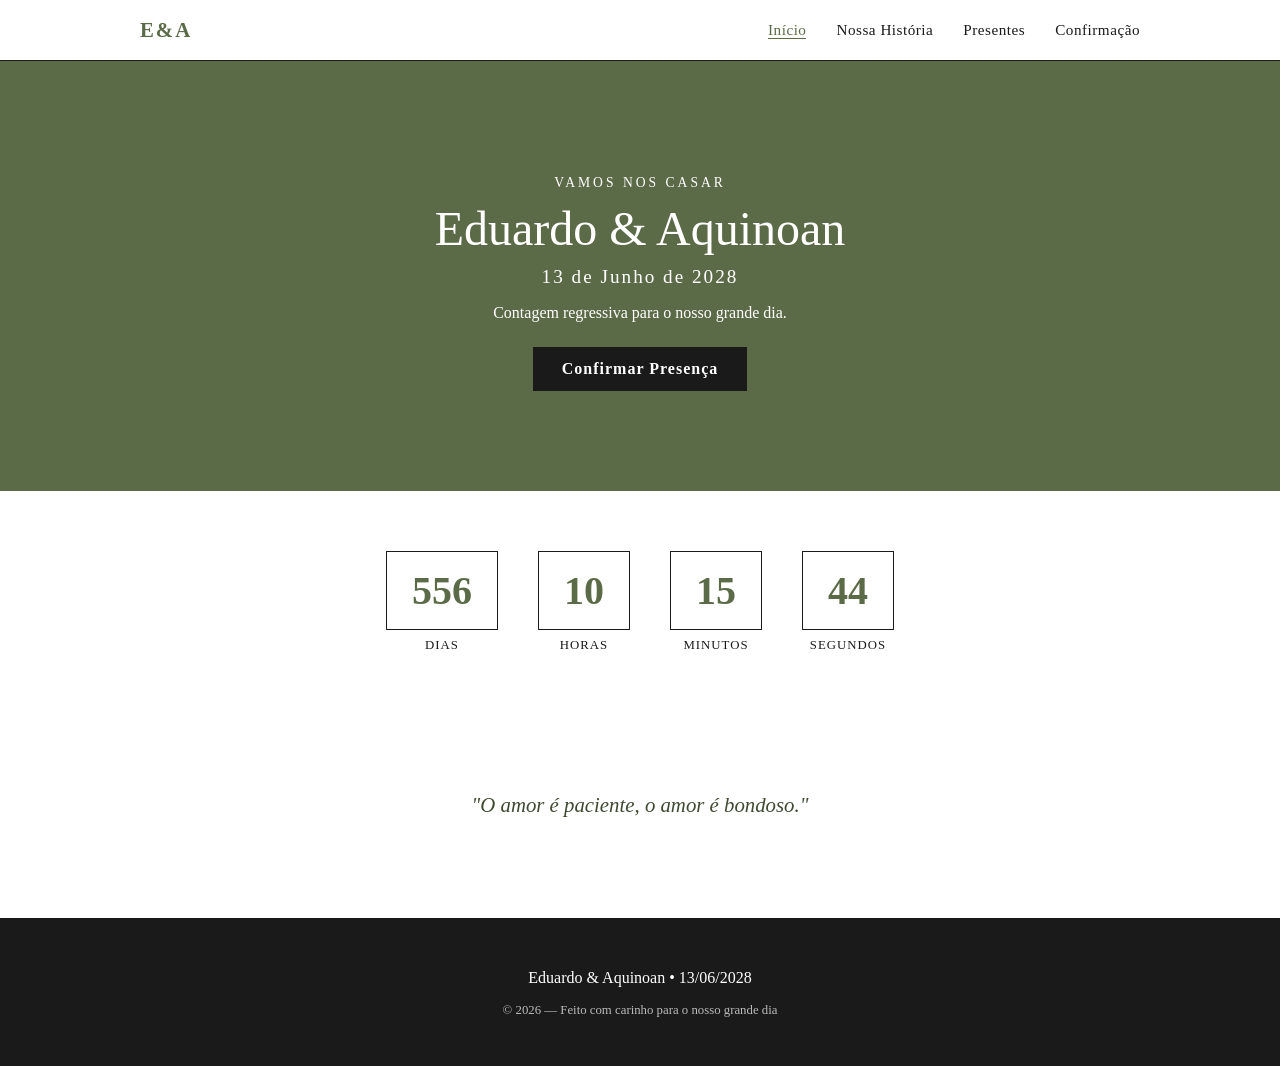
<file: index.html>
<!DOCTYPE html>
<html lang="pt-br">
<head>
  <meta charset="UTF-8" />
  <meta name="viewport" content="width=device-width, initial-scale=1.0" />
  <meta name="description" content="Site do casamento de Eduardo & Aquinoan. Confira nossa história, lista de presentes e confirme sua presença." />
  <title>Eduardo & Aquinoam</title>
  <link rel="stylesheet" href="styles.css" />
</head>
<body>

  <nav class="navbar">
    <div class="nav-container">
      <span class="nav-logo">E&A</span>
      <button id="menu-toggle" class="menu-toggle" aria-label="Abrir menu">☰</button>
      <ul id="nav-links">
        <li><a href="index.html" class="active">Início</a></li>
        <li><a href="historia.html">Nossa História</a></li>
        <li><a href="presentes.html">Presentes</a></li>
        <li><a href="confirmacao.html">Confirmação</a></li>
      </ul>
    </div>
  </nav>

  <header class="hero">
    <div class="hero-content">
      <p class="hero-subtitle">Vamos nos casar</p>
      <h1>Eduardo &amp; Aquinoan</h1>
      <p class="hero-date">13 de Junho de 2028</p>
      <p class="hero-text">Contagem regressiva para o nosso grande dia.</p>
      <a href="confirmacao.html" class="btn-primary">Confirmar Presença</a>
    </div>
  </header>

  <section class="section countdown-section">
    <div class="countdown" id="countdown">
      <div class="countdown-item">
        <span class="countdown-number" id="days">00</span>
        <span class="countdown-label">Dias</span>
      </div>
      <div class="countdown-item">
        <span class="countdown-number" id="hours">00</span>
        <span class="countdown-label">Horas</span>
      </div>
      <div class="countdown-item">
        <span class="countdown-number" id="minutes">00</span>
        <span class="countdown-label">Minutos</span>
      </div>
      <div class="countdown-item">
        <span class="countdown-number" id="seconds">00</span>
        <span class="countdown-label">Segundos</span>
      </div>
    </div>
  </section>

  <section class="section quote-section">
    <p>"O amor é paciente, o amor é bondoso."</p>
  </section>

  <footer>
    <p>Eduardo &amp; Aquinoan • 13/06/2028</p>
    <p class="footer-small">&copy; 2026 — Feito com carinho para o nosso grande dia</p>
  </footer>

  <script src="script.js"></script>
</body>
</html>
</file>
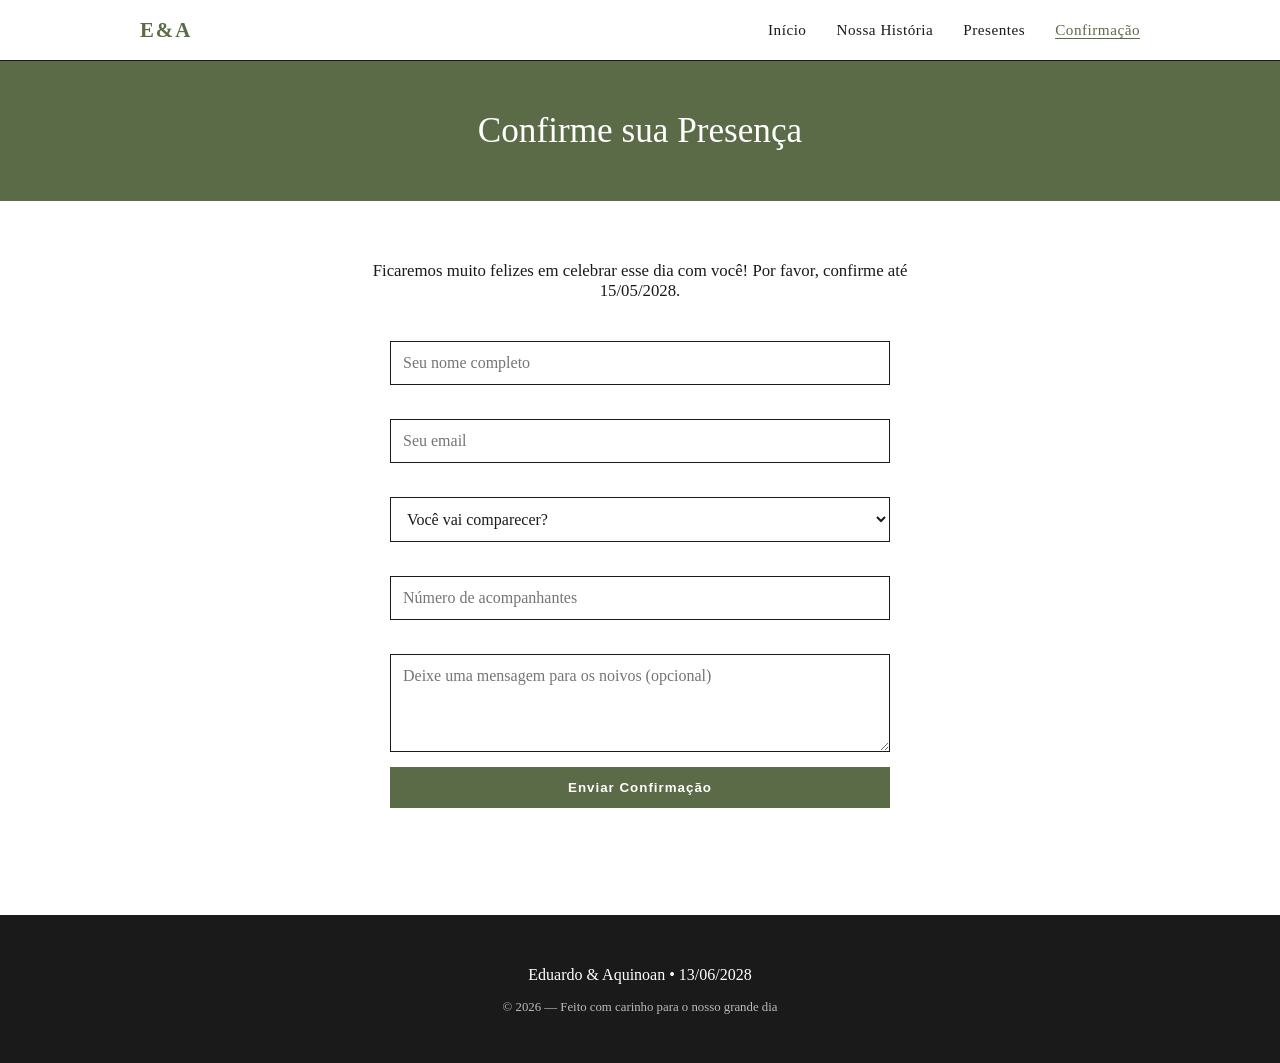
<file: confirmacao.html>
<!DOCTYPE html>
<html lang="pt-br">
<head>
  <meta charset="UTF-8" />
  <meta name="viewport" content="width=device-width, initial-scale=1.0" />
  <meta name="description" content="Confirme sua presença no casamento de Eduardo & Aquinoan." />
  <title>Confirmação | Eduardo & Aquinoan</title>
  <link rel="stylesheet" href="styles.css" />
</head>
<body>

  <nav class="navbar">
    <div class="nav-container">
      <span class="nav-logo">E&A</span>
      <button id="menu-toggle" class="menu-toggle" aria-label="Abrir menu">☰</button>
      <ul id="nav-links">
        <li><a href="index.html">Início</a></li>
        <li><a href="historia.html">Nossa História</a></li>
        <li><a href="presentes.html">Presentes</a></li>
        <li><a href="confirmacao.html" class="active">Confirmação</a></li>
      </ul>
    </div>
  </nav>

  <header class="hero hero-small">
    <h1>Confirme sua Presença</h1>
  </header>

  <section class="section">
    <p class="intro-text">Ficaremos muito felizes em celebrar esse dia com você! Por favor, confirme até 15/05/2028.</p>

    <form id="rsvp-form" novalidate>
      <div class="form-group">
        <input type="text" id="name" name="name" placeholder="Seu nome completo" />
        <span class="error-message" id="name-error"></span>
      </div>
      <div class="form-group">
        <input type="email" id="email" name="email" placeholder="Seu email" />
        <span class="error-message" id="email-error"></span>
      </div>
      <div class="form-group">
        <select id="attendance" name="attendance">
          <option value="">Você vai comparecer?</option>
          <option value="sim">Sim, estarei presente!</option>
          <option value="nao">Infelizmente não poderei ir</option>
        </select>
        <span class="error-message" id="attendance-error"></span>
      </div>
      <div class="form-group">
        <input type="number" id="guests" name="guests" placeholder="Número de acompanhantes" min="0" max="5" />
        <span class="error-message" id="guests-error"></span>
      </div>
      <div class="form-group">
        <textarea id="message" name="message" rows="4" placeholder="Deixe uma mensagem para os noivos (opcional)"></textarea>
      </div>
      <button type="submit" class="btn-primary">Enviar Confirmação</button>
      <p class="form-success" id="form-success"></p>
    </form>
  </section>

  <footer>
    <p>Eduardo &amp; Aquinoan • 13/06/2028</p>
    <p class="footer-small">&copy; 2026 — Feito com carinho para o nosso grande dia</p>
  </footer>

  <script src="script.js"></script>
</body>
</html>
</file>
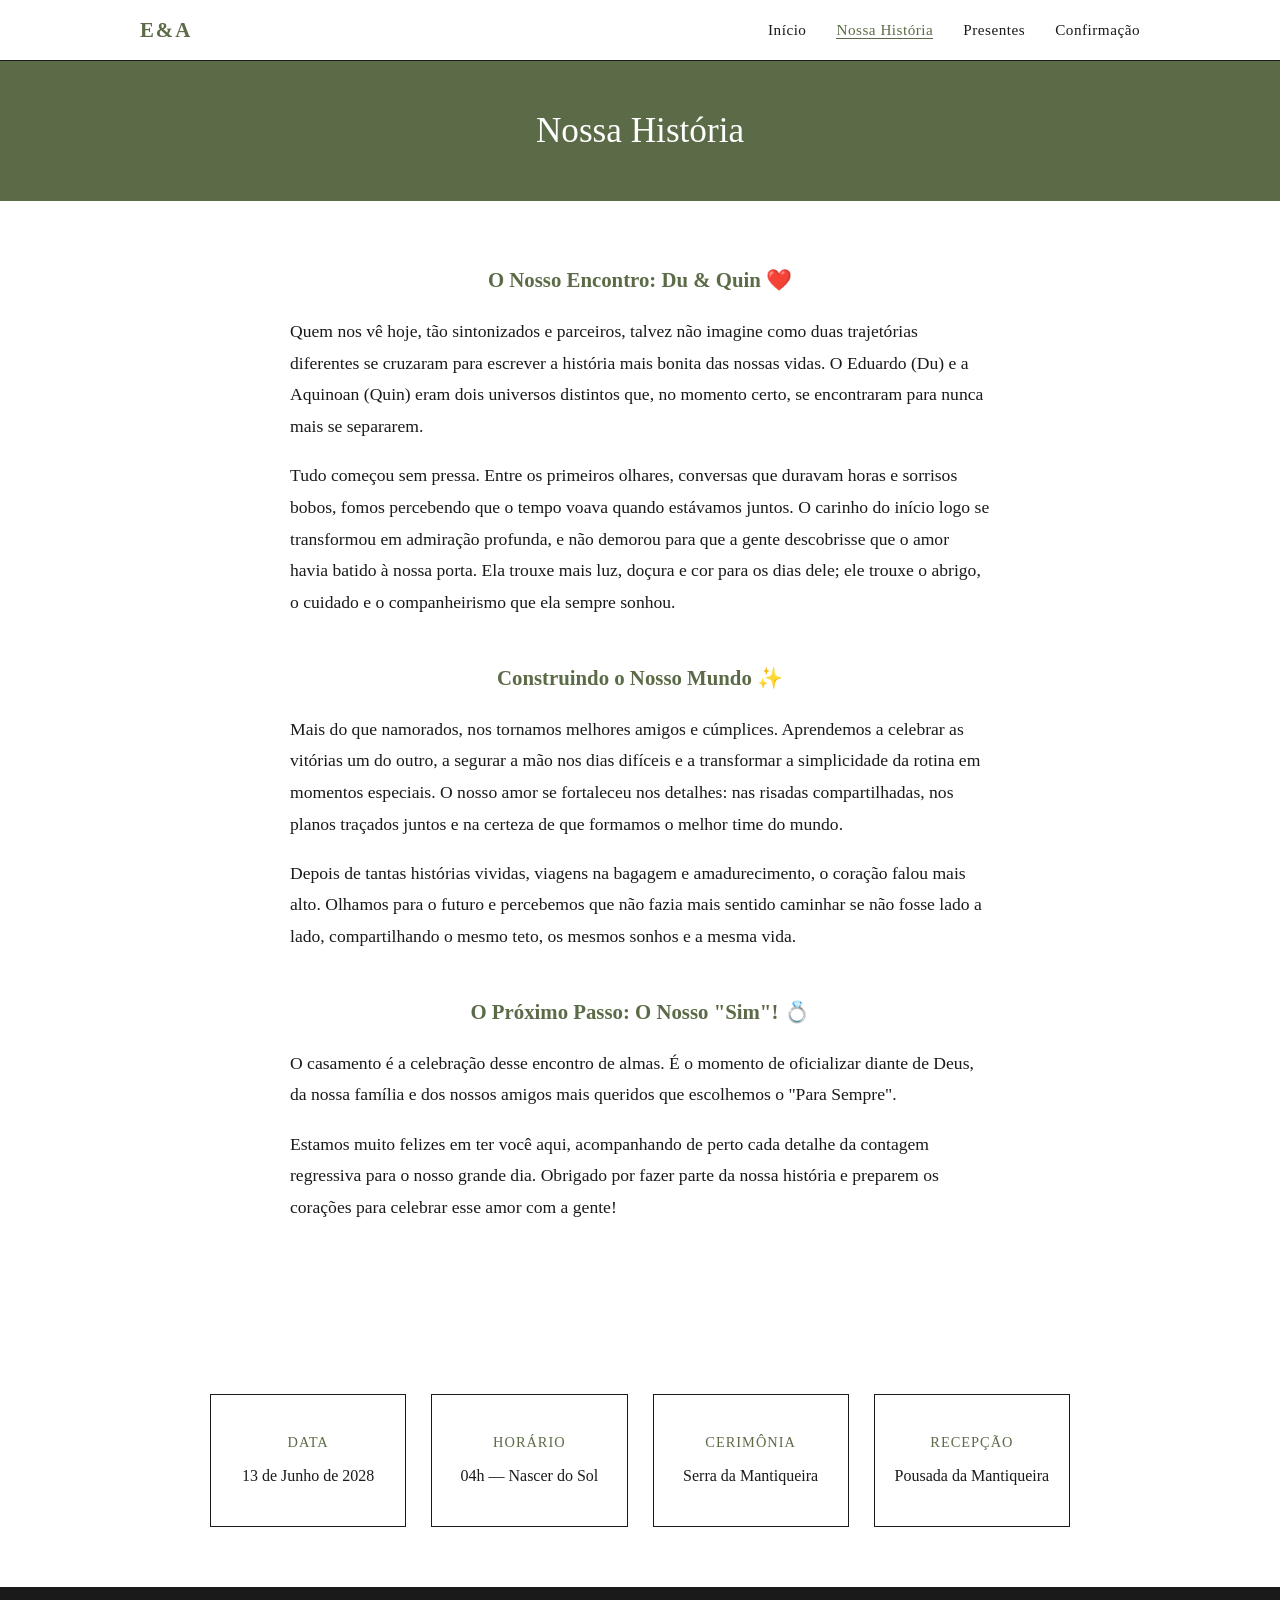
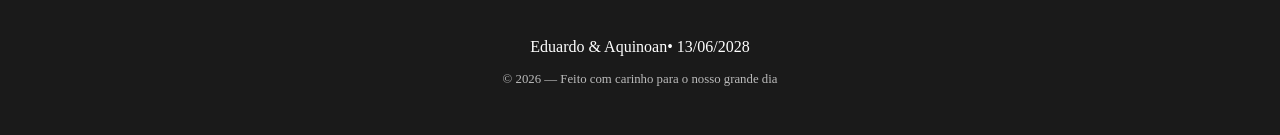
<file: historia.html>
<!DOCTYPE html>
<html lang="pt-br">
<head>
  <meta charset="UTF-8" />
  <meta name="viewport" content="width=device-width, initial-scale=1.0" />
  <meta name="description" content="Conheça a história de Eduardo & Aquinoan e os detalhes da cerimônia e recepção do casamento." />
  <title>Nossa História | Eduardo & Aquinoam</title>
  <link rel="stylesheet" href="styles.css" />
</head>
<body>

  <nav class="navbar">
    <div class="nav-container">
      <span class="nav-logo">E&A</span>
      <button id="menu-toggle" class="menu-toggle" aria-label="Abrir menu">☰</button>
      <ul id="nav-links">
        <li><a href="index.html">Início</a></li>
        <li><a href="historia.html" class="active">Nossa História</a></li>
        <li><a href="presentes.html">Presentes</a></li>
        <li><a href="confirmacao.html">Confirmação</a></li>
      </ul>
    </div>
  </nav>

  <header class="hero hero-small">
    <h1>Nossa História</h1>
  </header>

  <section class="section">
    <div class="story-text">
      <h3 class="story-heading">O Nosso Encontro: Du &amp; Quin ❤️</h3>
      <p>Quem nos vê hoje, tão sintonizados e parceiros, talvez não imagine como duas trajetórias diferentes se cruzaram para escrever a história mais bonita das nossas vidas. O Eduardo (Du) e a Aquinoan (Quin) eram dois universos distintos que, no momento certo, se encontraram para nunca mais se separarem.</p>
      <p>Tudo começou sem pressa. Entre os primeiros olhares, conversas que duravam horas e sorrisos bobos, fomos percebendo que o tempo voava quando estávamos juntos. O carinho do início logo se transformou em admiração profunda, e não demorou para que a gente descobrisse que o amor havia batido à nossa porta. Ela trouxe mais luz, doçura e cor para os dias dele; ele trouxe o abrigo, o cuidado e o companheirismo que ela sempre sonhou.</p>

      <h3 class="story-heading">Construindo o Nosso Mundo ✨</h3>
      <p>Mais do que namorados, nos tornamos melhores amigos e cúmplices. Aprendemos a celebrar as vitórias um do outro, a segurar a mão nos dias difíceis e a transformar a simplicidade da rotina em momentos especiais. O nosso amor se fortaleceu nos detalhes: nas risadas compartilhadas, nos planos traçados juntos e na certeza de que formamos o melhor time do mundo.</p>
      <p>Depois de tantas histórias vividas, viagens na bagagem e amadurecimento, o coração falou mais alto. Olhamos para o futuro e percebemos que não fazia mais sentido caminhar se não fosse lado a lado, compartilhando o mesmo teto, os mesmos sonhos e a mesma vida.</p>

      <h3 class="story-heading">O Próximo Passo: O Nosso "Sim"! 💍</h3>
      <p>O casamento é a celebração desse encontro de almas. É o momento de oficializar diante de Deus, da nossa família e dos nossos amigos mais queridos que escolhemos o "Para Sempre".</p>
      <p>Estamos muito felizes em ter você aqui, acompanhando de perto cada detalhe da contagem regressiva para o nosso grande dia. Obrigado por fazer parte da nossa história e preparem os corações para celebrar esse amor com a gente!</p>
    </div>
  </section>

  <section class="section details-section">
    <div class="details-grid">
      <div class="detail-card">
        <h3>Data</h3>
        <p>13 de Junho de 2028</p>
      </div>
      <div class="detail-card">
        <h3>Horário</h3>
        <p>04h — Nascer do Sol</p>
      </div>
      <div class="detail-card">
        <h3>Cerimônia</h3>
        <p>Serra da Mantiqueira</p>
      </div>
      <div class="detail-card">
        <h3>Recepção</h3>
        <p>Pousada da Mantiqueira</p>
      </div>
    </div>
  </section>

  <footer>
    <p>Eduardo &amp; Aquinoan• 13/06/2028</p>
    <p class="footer-small">&copy; 2026 — Feito com carinho para o nosso grande dia</p>
  </footer>

  <script src="script.js"></script>
</body>
</html>
</file>
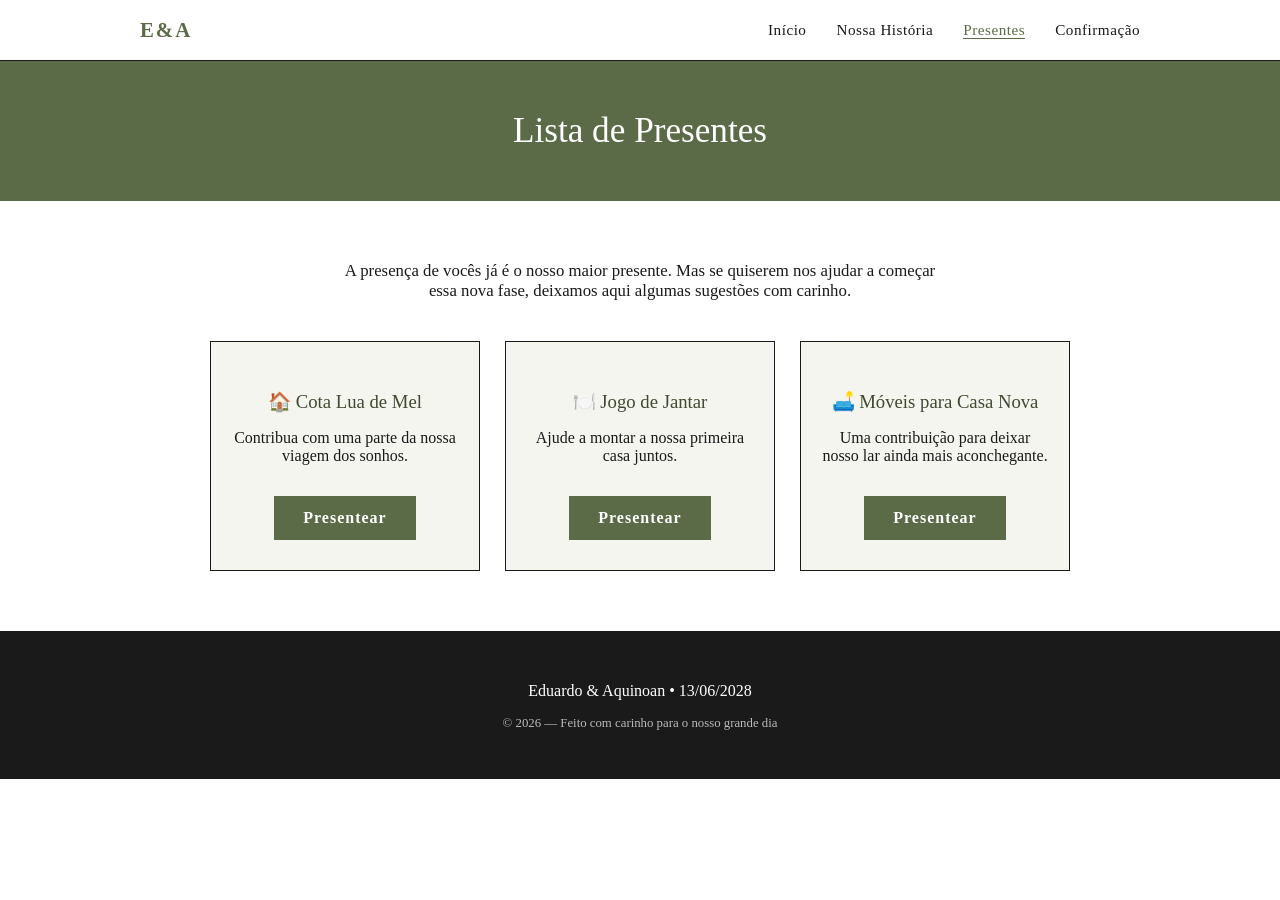
<file: presentes.html>
<!DOCTYPE html>
<html lang="pt-br">
<head>
  <meta charset="UTF-8" />
  <meta name="viewport" content="width=device-width, initial-scale=1.0" />
  <meta name="description" content="Lista de presentes do casamento de Eduardo & Aquinoan." />
  <title>Presentes | Eduardo & Aquinoan</title>
  <link rel="stylesheet" href="styles.css" />
</head>
<body>

  <nav class="navbar">
    <div class="nav-container">
      <span class="nav-logo">E&A</span>
      <button id="menu-toggle" class="menu-toggle" aria-label="Abrir menu">☰</button>
      <ul id="nav-links">
        <li><a href="index.html">Início</a></li>
        <li><a href="historia.html">Nossa História</a></li>
        <li><a href="presentes.html" class="active">Presentes</a></li>
        <li><a href="confirmacao.html">Confirmação</a></li>
      </ul>
    </div>
  </nav>

  <header class="hero hero-small">
    <h1>Lista de Presentes</h1>
  </header>

  <section class="section">
    <p class="intro-text">A presença de vocês já é o nosso maior presente. Mas se quiserem nos ajudar a começar essa nova fase, deixamos aqui algumas sugestões com carinho.</p>

    <div class="gifts-grid">
      <div class="gift-card">
        <h3>🏠 Cota Lua de Mel</h3>
        <p>Contribua com uma parte da nossa viagem dos sonhos.</p>
        <a href="#" class="btn-primary">Presentear</a>
      </div>
      <div class="gift-card">
        <h3>🍽️ Jogo de Jantar</h3>
        <p>Ajude a montar a nossa primeira casa juntos.</p>
        <a href="#" class="btn-primary">Presentear</a>
      </div>
      <div class="gift-card">
        <h3>🛋️ Móveis para Casa Nova</h3>
        <p>Uma contribuição para deixar nosso lar ainda mais aconchegante.</p>
        <a href="#" class="btn-primary">Presentear</a>
      </div>
    </div>
  </section>

  <footer>
    <p>Eduardo &amp; Aquinoan • 13/06/2028</p>
    <p class="footer-small">&copy; 2026 — Feito com carinho para o nosso grande dia</p>
  </footer>

  <script src="script.js"></script>
</body>
</html>
</file>
<file: styles.css>
/* === Paleta === */
:root {
  --musgo: #5c6b47;
  --musgo-escuro: #3f4a31;
  --branco: #ffffff;
  --preto: #1a1a1a;
  --cinza-claro: #f5f5f0;
  --erro: #b3261e;
}

* {
  box-sizing: border-box;
}

body {
  margin: 0;
  font-family: 'Georgia', 'Times New Roman', serif;
  background-color: var(--branco);
  color: var(--preto);
}

h1, h2, h3 {
  font-family: 'Georgia', serif;
  font-weight: normal;
}

/* === Navbar === */
.navbar {
  background: var(--branco);
  border-bottom: 1px solid var(--preto);
  padding: 18px 20px;
  position: sticky;
  top: 0;
  z-index: 99;
}
.nav-container {
  display: flex;
  align-items: center;
  justify-content: space-between;
  max-width: 1000px;
  margin: auto;
  position: relative;
}
.nav-logo {
  font-weight: bold;
  font-size: 1.3rem;
  color: var(--musgo);
  letter-spacing: 2px;
}
.navbar ul {
  display: flex;
  gap: 30px;
  list-style: none;
  margin: 0;
  padding: 0;
}
.navbar a {
  text-decoration: none;
  color: var(--preto);
  font-size: 0.95rem;
  letter-spacing: 0.5px;
  transition: color 0.2s;
}
.navbar a:hover,
.navbar a.active {
  color: var(--musgo);
  border-bottom: 1px solid var(--musgo);
}
.menu-toggle {
  display: none;
  background: none;
  border: none;
  font-size: 1.5rem;
  color: var(--preto);
  cursor: pointer;
}

@media (max-width: 700px) {
  .menu-toggle {
    display: block;
  }
  .navbar ul {
    display: none;
    flex-direction: column;
    gap: 15px;
    position: absolute;
    top: 40px;
    right: 0;
    background: var(--branco);
    border: 1px solid var(--preto);
    padding: 20px;
    min-width: 180px;
  }
  .navbar ul.open {
    display: flex;
  }
}

/* === Hero === */
.hero {
  text-align: center;
  padding: 100px 20px;
  background: var(--musgo);
  color: var(--branco);
}
.hero-small {
  padding: 50px 20px;
  background: var(--musgo);
}
.hero-subtitle {
  text-transform: uppercase;
  letter-spacing: 3px;
  font-size: 0.85rem;
  margin-bottom: 10px;
}
.hero h1 {
  font-size: 3rem;
  margin: 10px 0;
}
.hero-small h1 {
  font-size: 2.2rem;
  margin: 0;
}
.hero-date {
  font-size: 1.2rem;
  letter-spacing: 2px;
  margin: 10px 0;
}
.hero-text {
  margin-bottom: 25px;
}

.btn-primary {
  background: var(--preto);
  color: var(--branco);
  padding: 12px 28px;
  text-decoration: none;
  font-weight: bold;
  letter-spacing: 1px;
  display: inline-block;
  border: 1px solid var(--preto);
  border-radius: 0;
  cursor: pointer;
  transition: background 0.3s, color 0.3s;
}
.btn-primary:hover {
  background: transparent;
  color: var(--branco);
  border-color: var(--branco);
}

/* === Seções === */
.section {
  padding: 60px 20px;
  max-width: 900px;
  margin: auto;
}
.section h2 {
  text-align: center;
  margin-bottom: 30px;
  font-size: 2rem;
  color: var(--musgo-escuro);
}

/* === Countdown === */
.countdown-section {
  text-align: center;
}
.countdown {
  display: flex;
  justify-content: center;
  gap: 40px;
  flex-wrap: wrap;
}
.countdown-item {
  display: flex;
  flex-direction: column;
  align-items: center;
}
.countdown-number {
  font-size: 2.5rem;
  font-weight: bold;
  color: var(--musgo);
  border: 1px solid var(--preto);
  padding: 15px 25px;
  min-width: 80px;
}
.countdown-label {
  margin-top: 8px;
  text-transform: uppercase;
  font-size: 0.8rem;
  letter-spacing: 1px;
}

/* === Frase === */
.quote-section {
  text-align: center;
  font-style: italic;
  font-size: 1.3rem;
  color: var(--musgo-escuro);
  padding-bottom: 80px;
}

/* === História === */
.story-text {
  font-size: 1.1rem;
  line-height: 1.8;
  max-width: 700px;
  margin: 0 auto 50px auto;
}
.story-heading {
  color: var(--musgo);
  text-align: center;
  font-size: 1.3rem;
  font-weight: bold;
  margin-top: 40px;
  margin-bottom: 15px;
}
.story-heading:first-child {
  margin-top: 0;
}
.details-grid {
  display: grid;
  grid-template-columns: repeat(auto-fit, minmax(180px, 1fr));
  gap: 25px;
  text-align: center;
}
.detail-card {
  border: 1px solid var(--preto);
  padding: 25px 15px;
}
.detail-card h3 {
  color: var(--musgo);
  margin-bottom: 10px;
  text-transform: uppercase;
  font-size: 0.9rem;
  letter-spacing: 1px;
}

/* === Presentes === */
.intro-text {
  text-align: center;
  max-width: 600px;
  margin: 0 auto 40px auto;
  font-size: 1.05rem;
}
.gifts-grid {
  display: grid;
  grid-template-columns: repeat(auto-fit, minmax(220px, 1fr));
  gap: 25px;
}
.gift-card {
  border: 1px solid var(--preto);
  padding: 30px 20px;
  text-align: center;
  background: var(--cinza-claro);
}
.gift-card h3 {
  color: var(--musgo-escuro);
  margin-bottom: 10px;
}
.gift-card .btn-primary {
  margin-top: 15px;
  background: var(--musgo);
  border-color: var(--musgo);
}
.gift-card .btn-primary:hover {
  background: transparent;
  color: var(--musgo);
}

/* === Formulário de Confirmação === */
form {
  display: flex;
  flex-direction: column;
  gap: 15px;
  max-width: 500px;
  margin: auto;
}
.form-group {
  display: flex;
  flex-direction: column;
}
input, textarea, select {
  padding: 12px;
  border: 1px solid var(--preto);
  background: var(--branco);
  color: var(--preto);
  font-family: inherit;
  font-size: 1rem;
}
input:focus, textarea:focus, select:focus {
  border-color: var(--musgo);
  outline: none;
}
input.invalid, textarea.invalid, select.invalid {
  border-color: var(--erro);
}
.error-message {
  color: var(--erro);
  font-size: 0.85rem;
  min-height: 1.1em;
  margin-top: 4px;
}
.form-success {
  color: var(--musgo-escuro);
  font-weight: bold;
  text-align: center;
}
form .btn-primary {
  background: var(--musgo);
  border-color: var(--musgo);
}
form .btn-primary:hover {
  background: transparent;
  color: var(--musgo);
}

/* === Rodapé === */
footer {
  background: var(--preto);
  color: var(--branco);
  padding: 35px 20px;
  text-align: center;
}
.footer-small {
  font-size: 0.8rem;
  opacity: 0.7;
  margin-top: 8px;
}

/* === Responsividade === */
@media (max-width: 600px) {
  .hero h1 {
    font-size: 2rem;
  }
  .countdown {
    gap: 15px;
  }
  .countdown-number {
    font-size: 1.8rem;
    padding: 10px 15px;
    min-width: 60px;
  }
}
</file>
